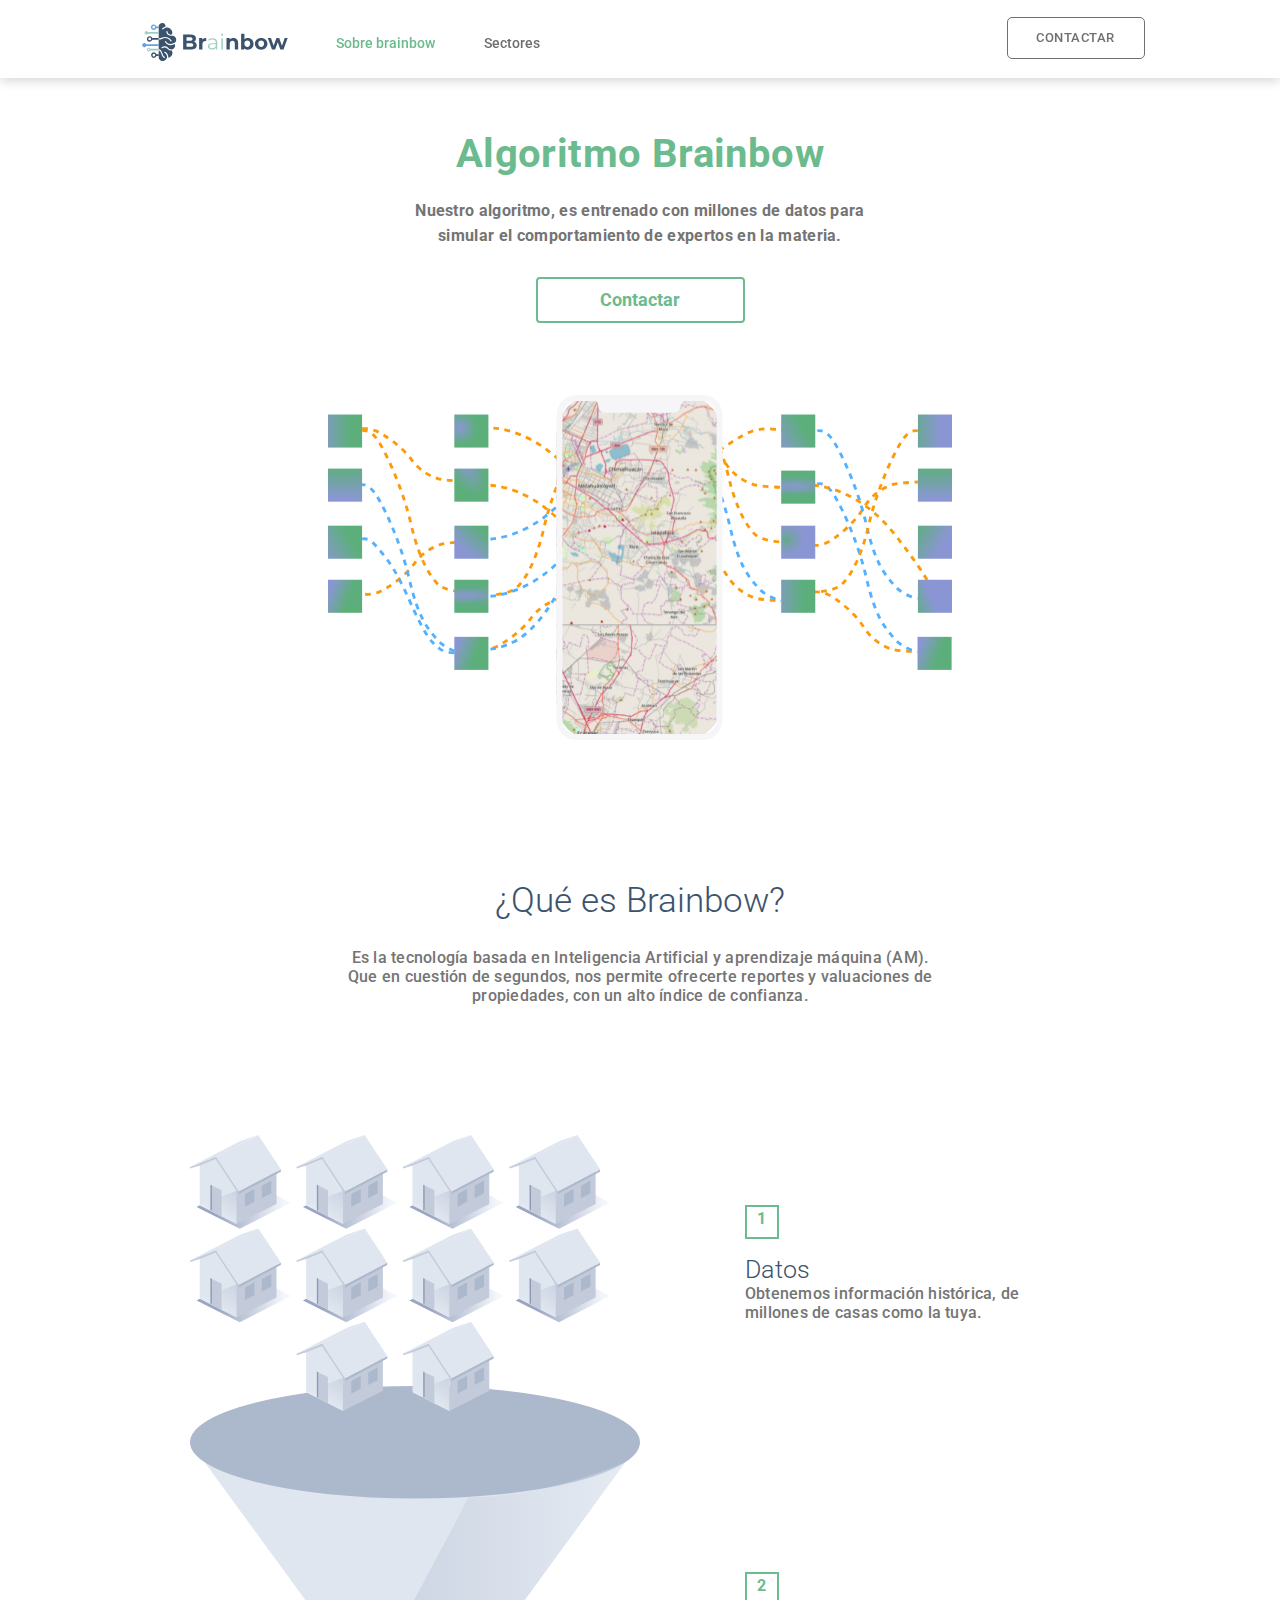
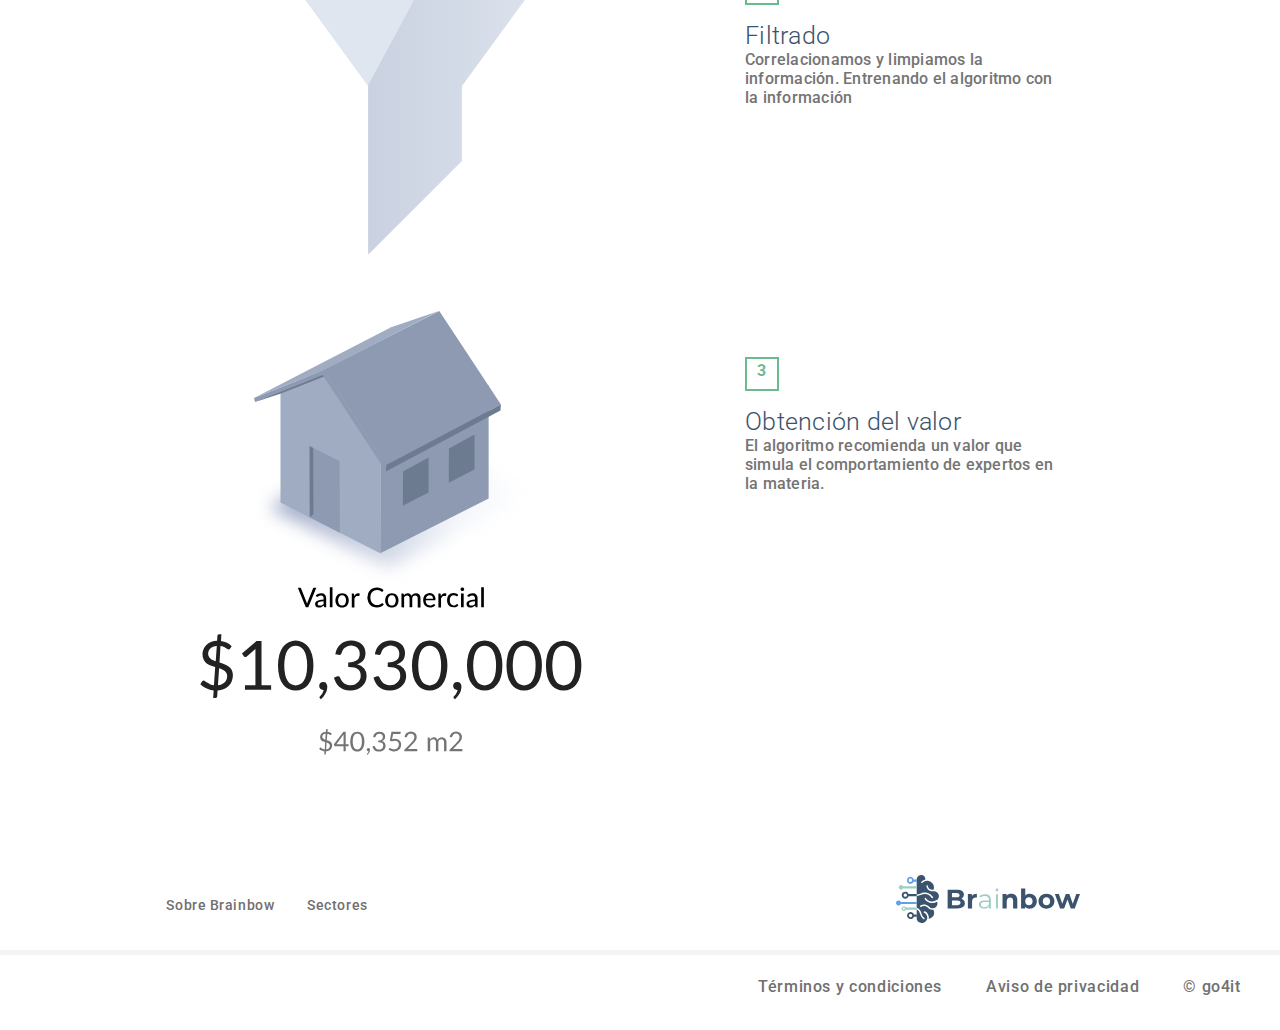
<file: about.html>
<!DOCTYPE html>
<html lang="en">
  <head>

    <title>Brainbow</title>

    <!-- Required meta tags -->
    <meta charset="utf-8">
    <meta name="viewport" content="width=device-width, initial-scale=1, shrink-to-fit=no">

    <!-- Bootstrap CSS -->
    <link rel="stylesheet" href="https://maxcdn.bootstrapcdn.com/bootstrap/4.0.0/css/bootstrap.min.css" integrity="sha384-Gn5384xqQ1aoWXA+058RXPxPg6fy4IWvTNh0E263XmFcJlSAwiGgFAW/dAiS6JXm" crossorigin="anonymous">
    <link rel="stylesheet" href="css/about.css">
    <link href="https://fonts.googleapis.com/css?family=Roboto:300,500,700&display=swap" rel="stylesheet">
    <link href="https://fonts.googleapis.com/icon?family=Material+Icons" rel="stylesheet">

    <!-- Optional JavaScript -->
    <!-- jQuery first, then Popper.js, then Bootstrap JS -->
    <script src="https://code.jquery.com/jquery-3.2.1.slim.min.js" integrity="sha384-KJ3o2DKtIkvYIK3UENzmM7KCkRr/rE9/Qpg6aAZGJwFDMVNA/GpGFF93hXpG5KkN" crossorigin="anonymous"></script>
    <script src="https://cdnjs.cloudflare.com/ajax/libs/popper.js/1.12.9/umd/popper.min.js" integrity="sha384-ApNbgh9B+Y1QKtv3Rn7W3mgPxhU9K/ScQsAP7hUibX39j7fakFPskvXusvfa0b4Q" crossorigin="anonymous"></script>
    <script src="https://maxcdn.bootstrapcdn.com/bootstrap/4.0.0/js/bootstrap.min.js" integrity="sha384-JZR6Spejh4U02d8jOt6vLEHfe/JQGiRRSQQxSfFWpi1MquVdAyjUar5+76PVCmYl" crossorigin="anonymous"></script>
    <script type="text/javascript" src="js/brainbow.js"></script>


  </head>
  <body>
    <nav class="navbar navbar-expand-lg tamaño-renglon-1">
        <a href="index.html"><img src="img/logo_brainbow.svg" class="img-responsive navbar-brand logo"></a>
        <button class="btn navbar-toggler boton-menu" type="button" data-toggle="collapse" data-target="#navbarCollapsible">
        <i class="material-icons"> menu </i>
        </button>
        <div class="collapse navbar-collapse" id="navbarCollapsible">
          <ul class="navbar-nav  menu">
            <li class="nav-item posicion-item">
              <a href="about.html" class="nav-link  texto-menu t1m text-nowrap" style="color:#6CBB8E;">Sobre <span class="tmbl">brainbow</span></a>
            </li>
            <li class="nav-item posicion-item">
              <a href="sectores.html" class="nav-link texto-menu text-nowrap">Sectores <span class="t2mi tmbl">empresariales</span></a>
            </li>
            <a href="contacto.html" class="contactar">Contactar</a>
            <img src="img/logo_brainbow_blanco.png" class="logo-blanco">
            <button class="btn boton2-menu" role="link" onclick="window.location='contacto.html'">CONTACTAR</button>
          </ul>
        </div>
    </nav>

    <div class="container contenedor">
      <div class="row text-center">
        <div class="col-xs-12 col-sm-12 col-md-12 col-lg-12 col-xl-12">
          <p class="texto1-about">Algoritmo Brainbow</p>
          <p class="texto2-about">Nuestro algoritmo, es entrenado con millones de datos para simular el comportamiento de expertos en la materia.</p>
          <button id="boton1-about" class="btn boton1-about" role="link" onclick="window.location='contacto.html'">Contactar</button>
        </div>
        <div class="col-xs-12 col-sm-12 col-md-12 col-lg-12 col-xl-12 pl-1 pr-1">
          <img src="img/algoritmo1.svg" class="img-responsive imagen1-about">
          <img src="img/algoritmo2.svg" class="img-responsive imagen1-2-about">
        </div>
        <div class="col-xs-12 col-sm-12 col-md-12 col-lg-12 col-xl-12">
          <p class="texto3-about">¿Qué es Brainbow?</p>
          <p class="texto4-about">Es la tecnología basada en Inteligencia Artificial y aprendizaje máquina (AM). Que en cuestión de segundos, nos permite ofrecerte reportes y valuaciones de propiedades, con un alto índice de confianza.</p>
        </div>
        <div class="row" style="width:100%; margin-top:114px;">
          <div class="col-lg-6 col-md-6 col-sm-12 columna1">
            <img src="img/Recurso29.svg" class="img-responsive imagen2-about">
            <img src="img/Recurso28.svg" class="img-responsive imagen2-2-about">
            <img src="img/Recurso30.svg" class="img-responsive imagen3-about">
            <img src="img/Recurso27.svg" class="img-responsive imagen3-2-about">
            <img src="img/Recurso26.svg" class="img-responsive imagen4-about">
          </div>
          <div class="col-lg-6 col-md-6 col-sm-12 columna2">
            <p class="num-about">1</p>
            <p class="textonum"><span class="titulonum">Datos<br></span>Obtenemos información histórica, de millones de casas como la tuya.</p>
            <p class="num-about">2</p>
            <p class="textonum txn3"><span class="titulonum">Filtrado<br></span>Correlacionamos y limpiamos la información. Entrenando el algoritmo con la información</p>
            <p class="num-about">3</p>
            <p class="textonum txn4" style="margin-bottom:0;"><span class="titulonum">Obtención del valor<br></span>El algoritmo recomienda un valor que simula el comportamiento de expertos en la materia.</p>
          </div>
        </div>
      </div>
    </div>

    <div class="seccion7">
      <a href="about.html" class="texto1-seccion7 links-footer">Sobre Brainbow</a>
      <a href="sectores.html" class="texto2-seccion7 links-footer">Sectores</a>
      <a href="index.html" class="logo-seccion7"><img src="img/logo_brainbow.svg"></a>
    </div>

    <footer class="footer-brainbow">
      <a href="#" class="texto1-footer links-footer">Términos y condiciones</a>
      <a href="#" class="texto2-footer links-footer">Aviso de privacidad</a>
      <a href="#" class="texto3-footer links-footer">© go4it</a>
    </footer>


  </body>
</html>
</file>
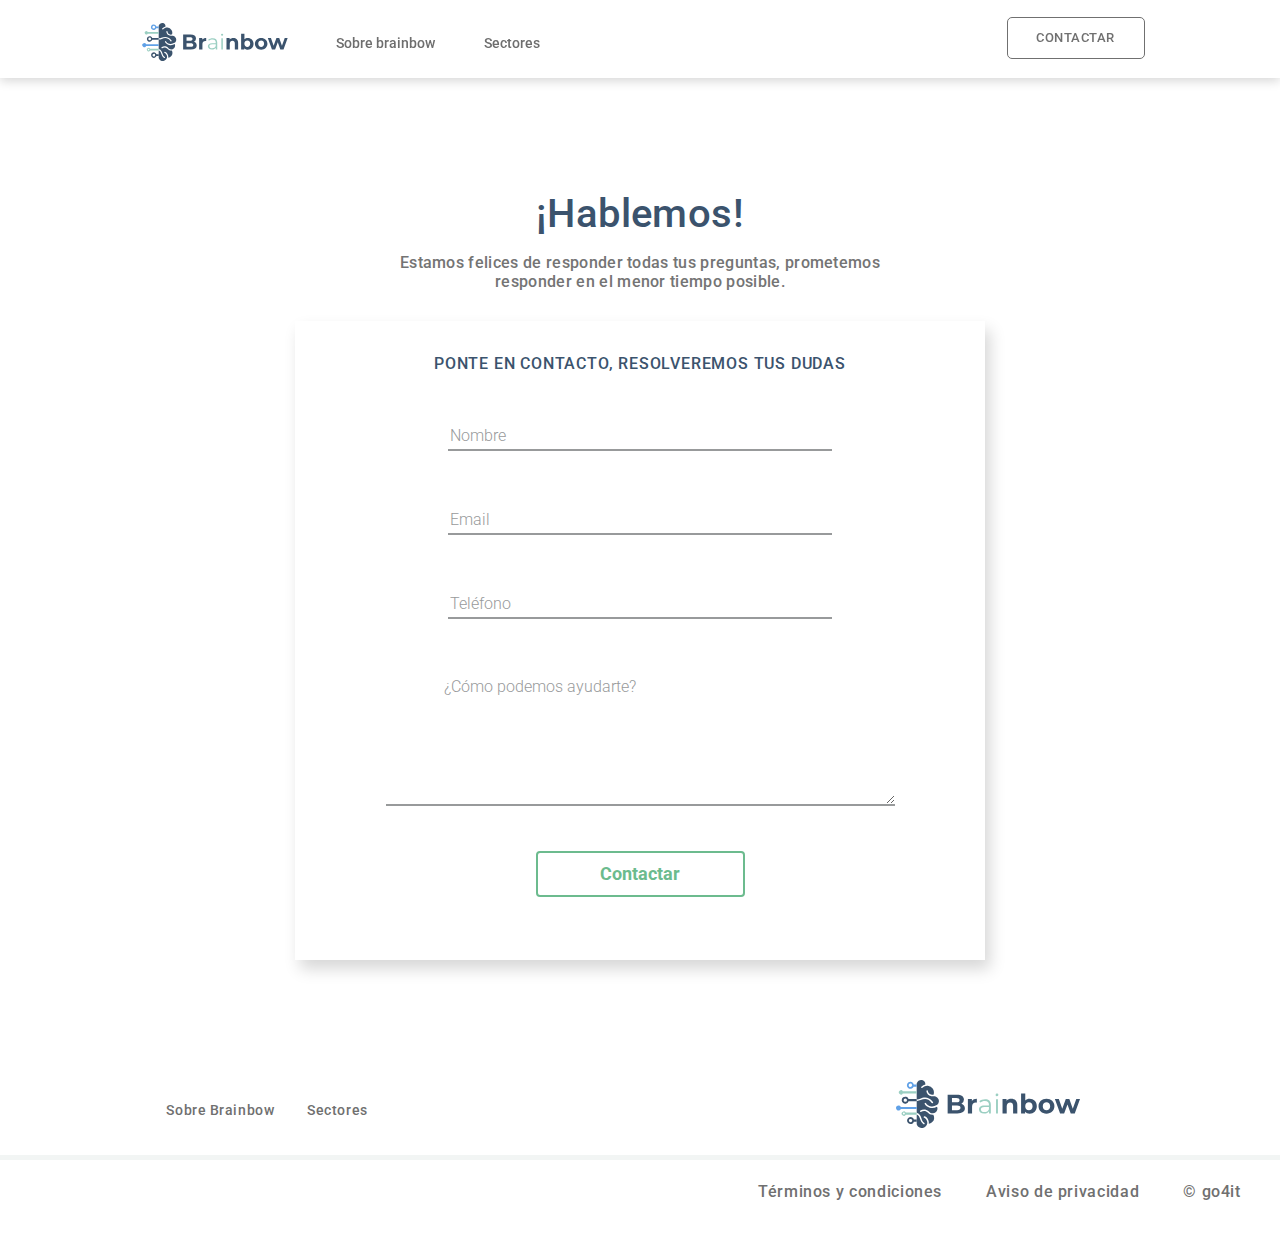
<file: contacto.html>
<!DOCTYPE html>
<html lang="en">
  <head>

    <title>Brainbow</title>

    <!-- Required meta tags -->
    <meta charset="utf-8">
    <meta name="viewport" content="width=device-width, initial-scale=1, shrink-to-fit=no">

    <!-- Bootstrap CSS -->
    <link rel="stylesheet" href="https://maxcdn.bootstrapcdn.com/bootstrap/4.0.0/css/bootstrap.min.css" integrity="sha384-Gn5384xqQ1aoWXA+058RXPxPg6fy4IWvTNh0E263XmFcJlSAwiGgFAW/dAiS6JXm" crossorigin="anonymous">
    <link rel="stylesheet" href="css/contacto.css">
    <link href="https://fonts.googleapis.com/css?family=Roboto:300,500,700&display=swap" rel="stylesheet">
    <link href="https://fonts.googleapis.com/icon?family=Material+Icons" rel="stylesheet">

    <!-- Optional JavaScript -->
    <!-- jQuery first, then Popper.js, then Bootstrap JS -->
    <script src="https://code.jquery.com/jquery-3.2.1.slim.min.js" integrity="sha384-KJ3o2DKtIkvYIK3UENzmM7KCkRr/rE9/Qpg6aAZGJwFDMVNA/GpGFF93hXpG5KkN" crossorigin="anonymous"></script>
    <script src="https://cdnjs.cloudflare.com/ajax/libs/popper.js/1.12.9/umd/popper.min.js" integrity="sha384-ApNbgh9B+Y1QKtv3Rn7W3mgPxhU9K/ScQsAP7hUibX39j7fakFPskvXusvfa0b4Q" crossorigin="anonymous"></script>
    <script src="https://maxcdn.bootstrapcdn.com/bootstrap/4.0.0/js/bootstrap.min.js" integrity="sha384-JZR6Spejh4U02d8jOt6vLEHfe/JQGiRRSQQxSfFWpi1MquVdAyjUar5+76PVCmYl" crossorigin="anonymous"></script>
    <script type="text/javascript" src="js/brainbow.js"></script>


  </head>
  <body onload="validar()">
    <nav class="navbar navbar-expand-lg tamaño-renglon-1">
        <a href="index.html"><img src="img/logo_brainbow.svg" class="img-responsive navbar-brand logo"></a>
        <button class="btn navbar-toggler boton-menu" type="button" data-toggle="collapse" data-target="#navbarCollapsible">
        <i class="material-icons"> menu </i>
        </button>
        <div class="collapse navbar-collapse" id="navbarCollapsible">
          <ul class="navbar-nav  menu">
            <li class="nav-item posicion-item">
              <a href="about.html" class="nav-link  texto-menu t1m text-nowrap">Sobre <span class="tmbl">brainbow</span></a>
            </li>
            <li class="nav-item posicion-item">
              <a href="sectores.html" class="nav-link texto-menu text-nowrap">Sectores <span class="t2mi tmbl">empresariales</span></a>
            </li>
            <a href="contacto.html" class="contactar">Contactar</a>
            <img src="img/logo_brainbow_blanco.png" class="logo-blanco">
            <button class="btn boton2-menu" role="link" onclick="window.location='contacto.html'">CONTACTAR</button>
          </ul>
        </div>
    </nav>

    <div class="container contenedor1 text-center">
      <p class="txt1-contacto">¡Hablemos!</p>
      <p class="txt2-contacto">Estamos felices de responder todas tus preguntas, prometemos responder en el menor tiempo posible.</p>
        <div class="cont-form" id="cont-form">
          <p class="txt3-contacto">PONTE EN CONTACTO, RESOLVEREMOS TUS DUDAS</p>
          <form class="formulario-contacto" action="#" method="post" id="formulario-contacto">
              <input type="text" class="inputs" name="nombre" id="nombre-contacto" placeholder="Nombre" size="50" required pattern="^[a-zA-Z]+(([',. -][a-zA-Z ])?[a-zA-Z]*)*$"><br/>
              <label id="etiqueta-nombre"></label><br/>
              <input type="email" class="inputs" name="email" id="email" placeholder="Email" size="50" required pattern="^[a-zA-Z0-9.!#$%&'*+/=?^_`{|}~-]+@[a-zA-Z0-9](?:[a-zA-Z0-9-]{0,61}[a-zA-Z0-9])?(?:\.[a-zA-Z0-9](?:[a-zA-Z0-9-]{0,61}[a-zA-Z0-9])?)*$"><br/>
              <label id="etiqueta-email"></label><br/>
              <input type="tel" name="telefono" id="telefono" placeholder="Teléfono" maxlength="10" required pattern="^\d+$" class="telefono"><br/>
              <label id="etiqueta-tel"></label><br/>
              <label for="dudas" class="etiqueta-contacto">¿Cómo podemos ayudarte?</label><br/>
              <textarea name="dudas" class="dudas" id="dudas" rows="4" cols="54"></textarea><br/>
              <input type="submit" name="enviar" id="enviar" class="enviar-cont btn" value="Contactar"></code>
          </form>
        </div>
    </div>

    <div class="seccion7">
      <a href="about.html" class="texto1-seccion7 links-footer">Sobre Brainbow</a>
      <a href="sectores.html" class="texto2-seccion7 links-footer">Sectores</a>
      <a href="index.html" class="logo-seccion7"><img src="img/logo_brainbow.svg"></a>
    </div>

    <footer class="footer-brainbow">
      <a href="#" class="texto1-footer links-footer">Términos y condiciones</a>
      <a href="#" class="texto2-footer links-footer">Aviso de privacidad</a>
      <a href="#" class="texto3-footer links-footer">© go4it</a>
    </footer>

  </body>


</html>
</file>
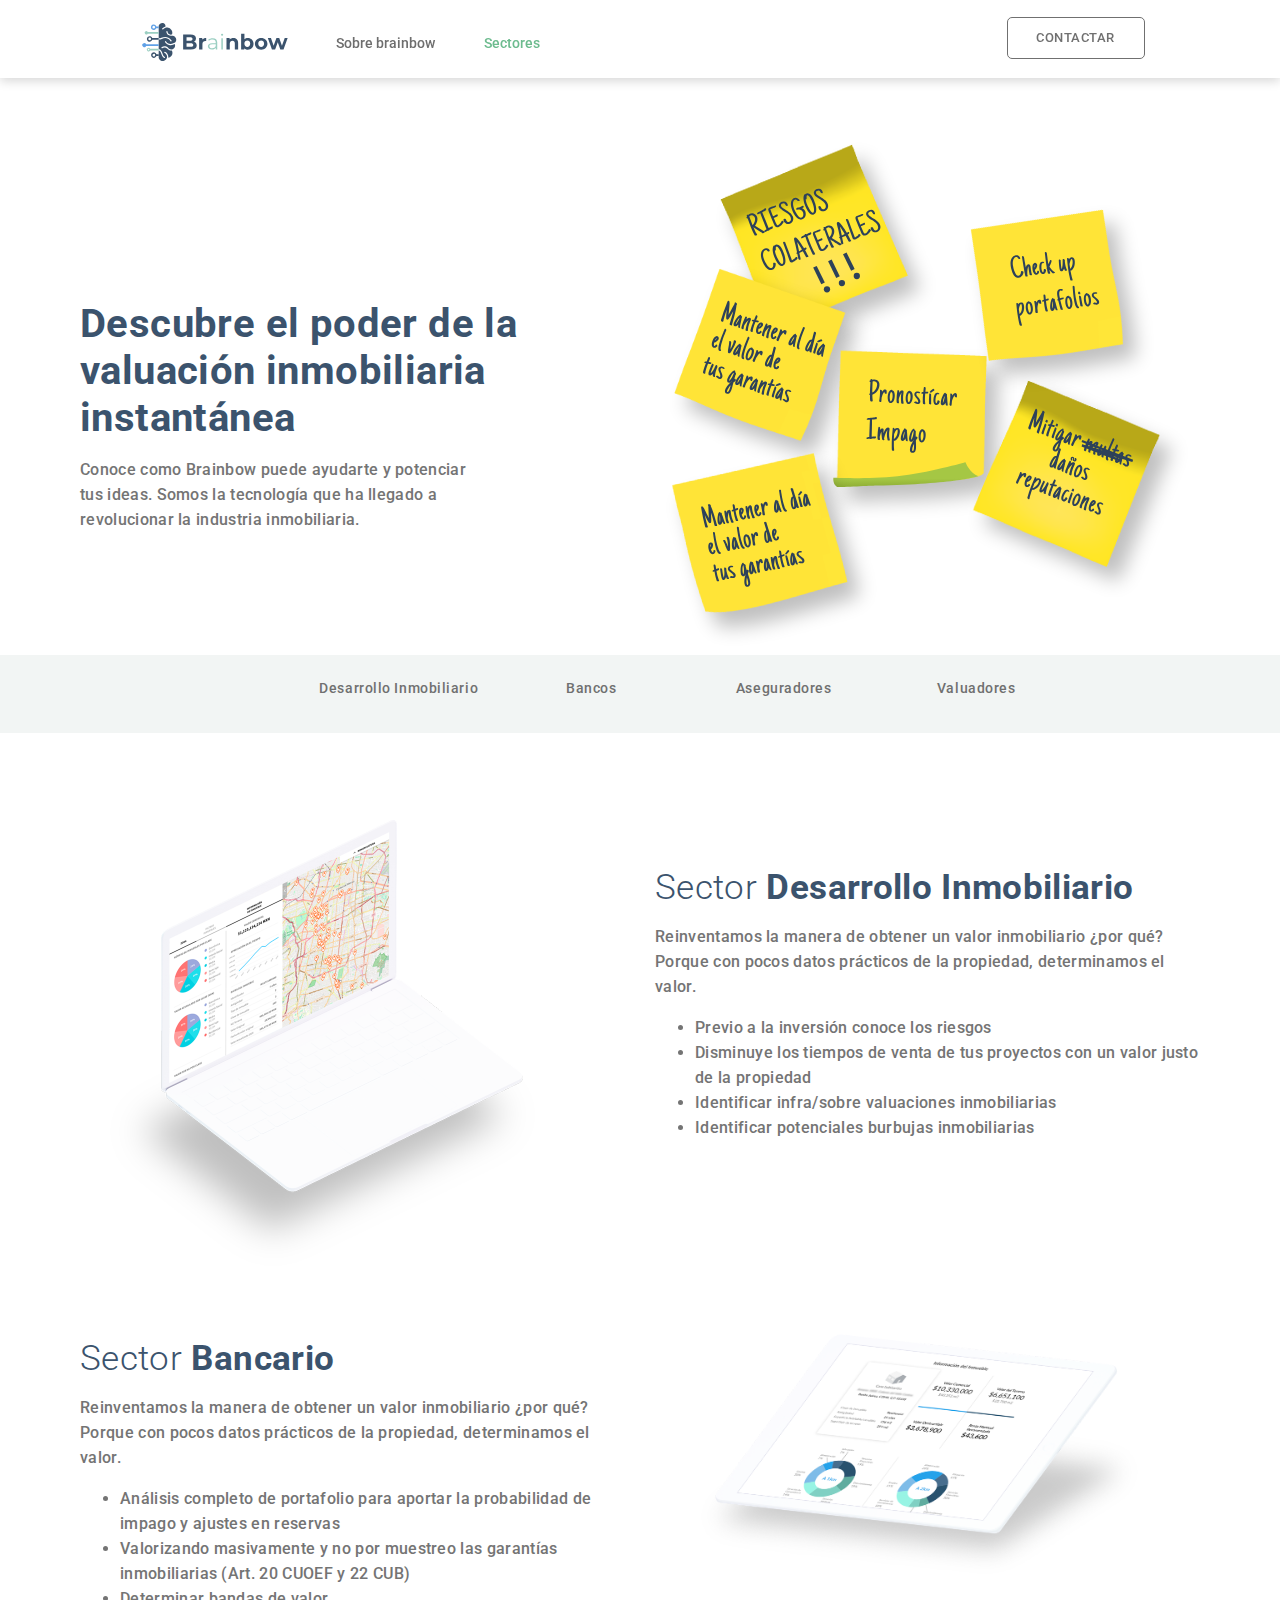
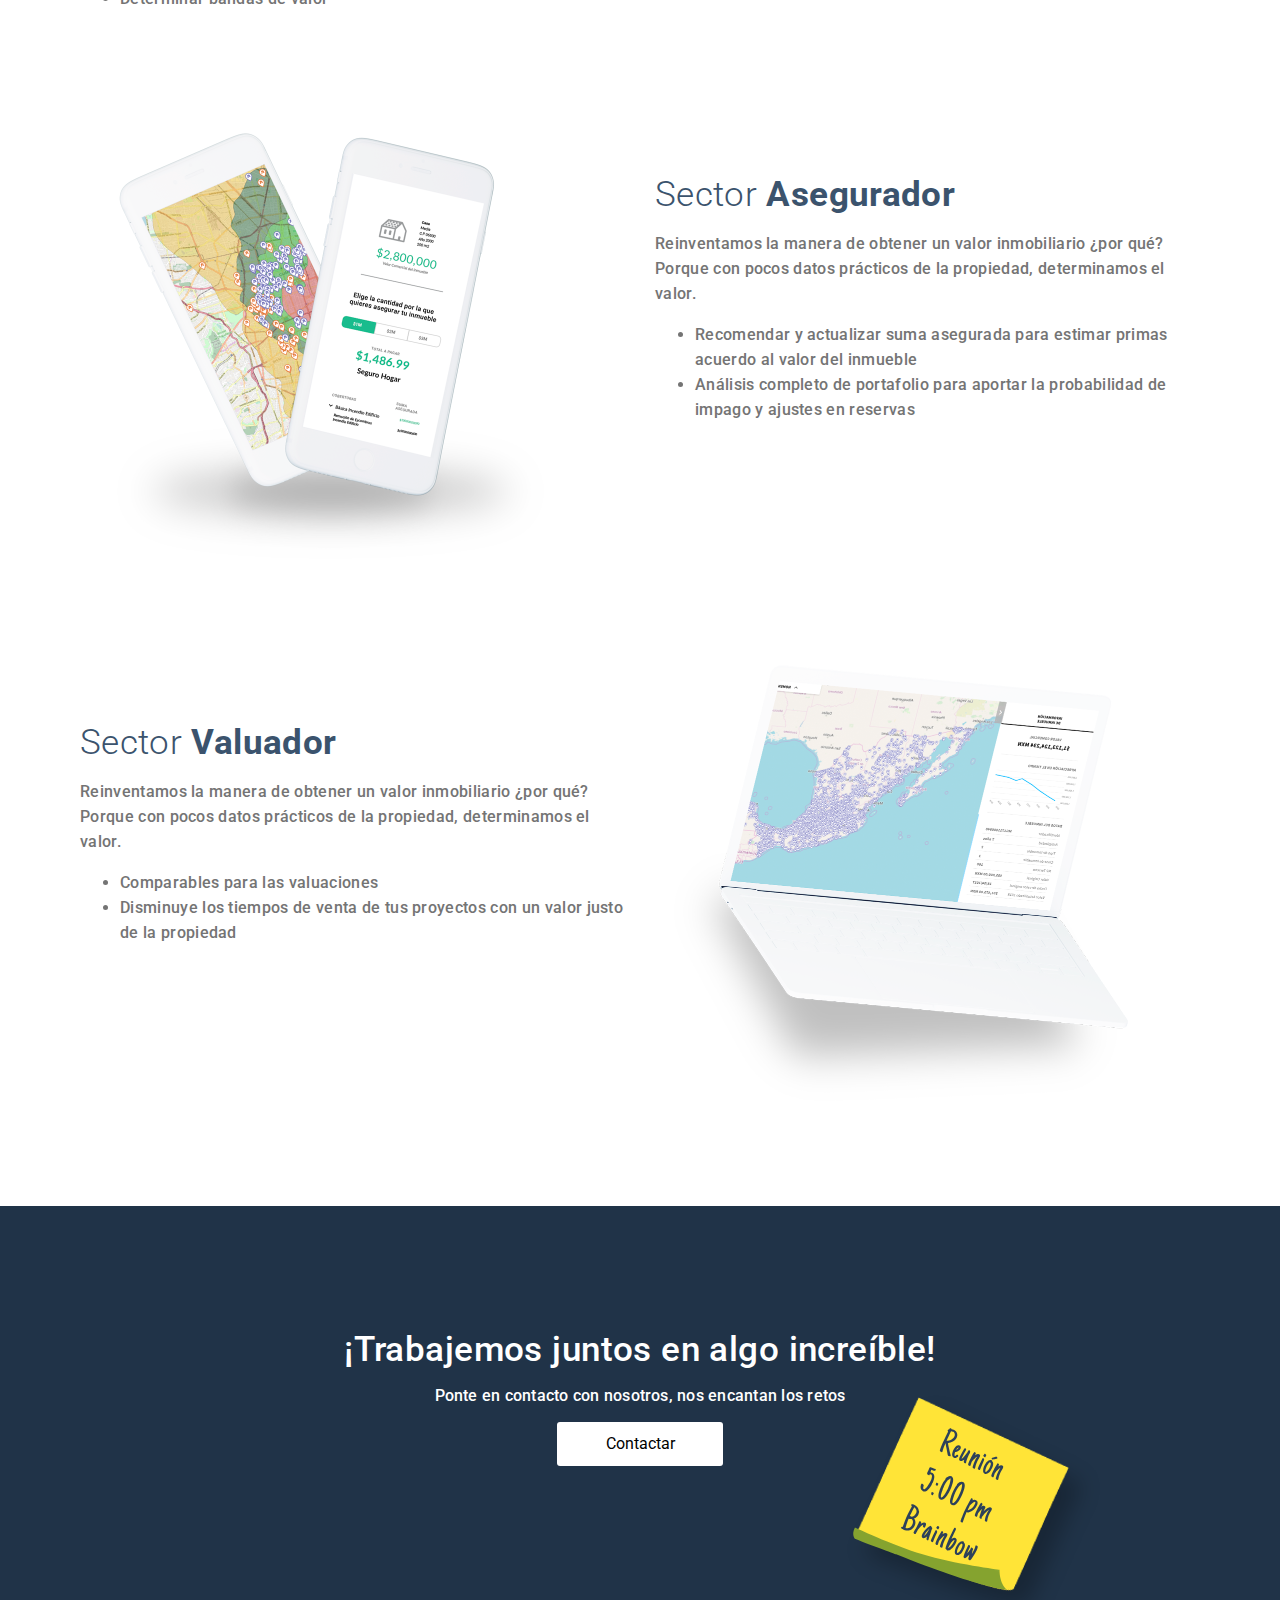
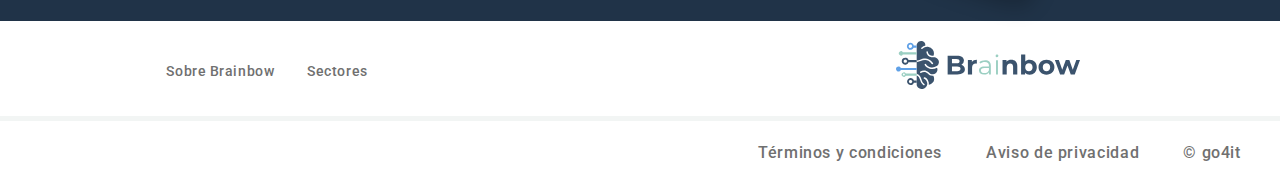
<file: sectores.html>
<!DOCTYPE html>
<html lang="en">
  <head>

    <title>Brainbow</title>

    <!-- Required meta tags -->
    <meta charset="utf-8">
    <meta name="viewport" content="width=device-width, initial-scale=1, shrink-to-fit=no">

    <!-- Bootstrap CSS -->
    <link rel="stylesheet" href="https://maxcdn.bootstrapcdn.com/bootstrap/4.0.0/css/bootstrap.min.css" integrity="sha384-Gn5384xqQ1aoWXA+058RXPxPg6fy4IWvTNh0E263XmFcJlSAwiGgFAW/dAiS6JXm" crossorigin="anonymous">
    <link rel="stylesheet" href="css/sectores.css">
    <link href="https://fonts.googleapis.com/css?family=Roboto:300,500,700&display=swap" rel="stylesheet">
    <link href="https://fonts.googleapis.com/icon?family=Material+Icons" rel="stylesheet">

    <!-- Optional JavaScript -->
    <!-- jQuery first, then Popper.js, then Bootstrap JS -->
    <script src="https://code.jquery.com/jquery-3.2.1.slim.min.js" integrity="sha384-KJ3o2DKtIkvYIK3UENzmM7KCkRr/rE9/Qpg6aAZGJwFDMVNA/GpGFF93hXpG5KkN" crossorigin="anonymous"></script>
    <script src="https://cdnjs.cloudflare.com/ajax/libs/popper.js/1.12.9/umd/popper.min.js" integrity="sha384-ApNbgh9B+Y1QKtv3Rn7W3mgPxhU9K/ScQsAP7hUibX39j7fakFPskvXusvfa0b4Q" crossorigin="anonymous"></script>
    <script src="https://maxcdn.bootstrapcdn.com/bootstrap/4.0.0/js/bootstrap.min.js" integrity="sha384-JZR6Spejh4U02d8jOt6vLEHfe/JQGiRRSQQxSfFWpi1MquVdAyjUar5+76PVCmYl" crossorigin="anonymous"></script>
    <script type="text/javascript" src="js/brainbow.js"></script>


  </head>
  <body>
    <nav class="navbar navbar-expand-lg tamaño-renglon-1">
        <a href="index.html"><img src="img/logo_brainbow.svg" class="img-responsive navbar-brand logo"></a>
        <button class="btn navbar-toggler boton-menu" type="button" data-toggle="collapse" data-target="#navbarCollapsible">
        <i class="material-icons"> menu </i>
        </button>
        <div class="collapse navbar-collapse" id="navbarCollapsible">
          <ul class="navbar-nav  menu">
            <li class="nav-item posicion-item">
              <a href="about.html" class="nav-link  texto-menu t1m text-nowrap">Sobre <span class="tmbl">brainbow</span></a>
            </li>
            <li class="nav-item posicion-item">
              <a href="sectores.html" class="nav-link texto-menu text-nowrap" style="color:#6CBB8E;">Sectores <span class="t2mi tmbl">empresariales</span></a>
            </li>
            <a href="contacto.html" class="contactar">Contactar</a>
            <img src="img/logo_brainbow_blanco.png" class="logo-blanco">
            <button class="btn boton2-menu" role="link" onclick="window.location='contacto.html'">CONTACTAR</button>
          </ul>
        </div>
    </nav>

    <div class="container contenedor1">
      <div class="row">
        <div class="col-lg-6">
          <p class="texto1-sectores">Descubre el poder de la valuación inmobiliaria instantánea</p>
          <p class="texto2-sectores">Conoce como Brainbow puede ayudarte y potenciar tus ideas. Somos la tecnología que ha llegado a revolucionar la industria inmobiliaria.</p>
        </div>
        <div class="col-lg-6">
          <img src="img/postit1.svg" class="img-responsive imagen1-sectores">
        </div>
      </div>
    </div>


    <div class="container-fluid franja-sectores">
      <div class="row renglon1-sectores">
        <div class="col-6 col-sm-6 col-md-3">
          <p class="fuente-franja">Desarrollo Inmobiliario</p>
        </div>
        <div class="col-6 col-sm-6 col-md-3">
          <p class="fuente-franja">Bancos</p>
        </div>
        <div class="col-6 col-sm-6 col-md-3">
          <p class="fuente-franja">Aseguradores</p>
        </div>
        <div class="col-6 col-sm-6 col-md-3">
          <p class="fuente-franja">Valuadores</p>
        </div>
      </div>
    </div>

    <div class="container contenedor2">
      <div class="row">
        <div class="col-sm-12 col-md-6 columna1-c2">
          <img src="img/Macbook2.png" class="imagen1-c2">
        </div>
        <div class="col-sm-12 col-md-6 columna2-c2">
          <p class="titulo1-c2">Sector <span class="titulo1-c2-n">Desarrollo Inmobiliario</span></p>
          <p class="txt1-c2">Reinventamos la manera de obtener un valor inmobiliario ¿por qué? Porque con pocos datos prácticos de la propiedad, determinamos el valor.</p>
          <ul>
            <li class="items-c2">Previo a la inversión conoce los riesgos</li>
            <li class="items-c2">Disminuye los tiempos de venta de tus proyectos con un valor justo de la propiedad</li>
            <li class="items-c2">Identificar infra/sobre valuaciones inmobiliarias</li>
            <li class="items-c2">Identificar potenciales burbujas inmobiliarias</li>
          </ul>
        </div>
      </div>

      <div class="row">
        <div class="col-sm-12 col-md-6 columna2-c2">
          <p class="titulo1-c2">Sector <span class="titulo1-c2-n">Bancario</span></p>
          <p class="txt1-c2">Reinventamos la manera de obtener un valor inmobiliario ¿por qué? Porque con pocos datos prácticos de la propiedad, determinamos el valor.</p>
          <ul>
            <li class="items-c2">Análisis completo de portafolio para aportar la probabilidad de impago y ajustes en reservas</li>
            <li class="items-c2">Valorizando masivamente y no por muestreo las garantías inmobiliarias (Art. 20 CUOEF y 22 CUB)</li>
            <li class="items-c2">Determinar bandas de valor</li>
          </ul>
        </div>
        <div class="col-sm-12 col-md-6 columna1-c2">
          <img src="img/ipad.png" class="imagen1-c2" style="margin-top:20px;">
        </div>
      </div>

      <div class="row" style="margin-top: 80px;">
        <div class="col-sm-12 col-md-6 columna1-c2">
          <img src="img/2iPhones.png" class="imagen1-c2">
        </div>
        <div class="col-sm-12 col-md-6 columna2-c2">
          <p class="titulo1-c2">Sector <span class="titulo1-c2-n">Asegurador</span></p>
          <p class="txt1-c2">Reinventamos la manera de obtener un valor inmobiliario ¿por qué? Porque con pocos datos prácticos de la propiedad, determinamos el valor.</p>
          <ul>
            <li class="items-c2">Recomendar y actualizar suma asegurada para estimar primas acuerdo al valor del inmueble</li>
            <li class="items-c2">Análisis completo de portafolio para aportar la probabilidad de impago y ajustes en reservas</li>
          </ul>
        </div>
      </div>

      <div class="row" style="margin-top: 80px;">
        <div class="col-sm-12 col-md-6 columna2-c2">
          <p class="titulo1-c2">Sector <span class="titulo1-c2-n">Valuador</span></p>
          <p class="txt1-c2">Reinventamos la manera de obtener un valor inmobiliario ¿por qué? Porque con pocos datos prácticos de la propiedad, determinamos el valor.</p>
          <ul>
            <li class="items-c2">Comparables para las valuaciones</li>
            <li class="items-c2">Disminuye los tiempos de venta de tus proyectos con un valor justo de la propiedad</li>
          </ul>
        </div>
        <div class="col-sm-12 col-md-6 columna1-c2">
          <img src="img/Macbook1.png" class="imagen1-c2" style="margin-bottom:80px;">
        </div>
      </div>
    </div>

    <div class="container-fluid contenedor3">
      <p class="txt1-c3">¡Trabajemos juntos en algo increíble!</p>
      <p class="txt2-c3">Ponte en contacto con nosotros, nos encantan los retos</p>
      <button id="boton-c3" class="btn boton-c3" role="link" onclick="window.location='contacto.html'">Contactar</button>
      <img src="img/postit3.svg" class="postit3">
    </div>

    <div class="seccion7">
      <a href="about.html" class="texto1-seccion7 links-footer">Sobre Brainbow</a>
      <a href="sectores.html" class="texto2-seccion7 links-footer">Sectores</a>
      <a href="index.html" class="logo-seccion7"><img src="img/logo_brainbow.svg"></a>
    </div>

    <footer class="footer-brainbow">
      <a href="#" class="texto1-footer links-footer">Términos y condiciones</a>
      <a href="#" class="texto2-footer links-footer">Aviso de privacidad</a>
      <a href="#" class="texto3-footer links-footer">© go4it</a>
    </footer>


  </body>
</html>
</file>
<file: css/about.css>
/*navegación*/

.tamaño-renglon-1{
  position: fixed;
  height: 78px;
  padding-top: 13px;
  width: 100%;
  z-index: 2010;
  background: #FFFFFF 0% 0% no-repeat padding-box;
  box-shadow: 0px 3px 10px #00000029;
  opacity: 1;
  padding-left: 19%;
}

.logo{
  margin-left: 19%;
  height: 48px;
  width: 158px;
  display: flex;
}


.menu{
  font-size: 14px;
  margin-left: 4%;
  padding-bottom: 4px;
}

.texto-menu{
  color:#6E6E6E;
  margin-top: 3px;
  padding-right: 33px;
  font-family: 'Roboto', sans-serif;
  font-weight: 500;
}

.texto-menu:hover{
  color: #6CBB8E;
}

.texto-menu:active{
  color: #707070;
}

.texto-menu:focus{
  text-decoration: underline;
  color: #6CBB8E;
}

.nav-seleccion{
  color: #C7624A;
}

.nav-seleccion:hover{
  color: #C7624A;
}

.posicion-item{
  margin-top: 5px;
  padding-right: 33px;
}

.boton-menu{
  position: absolute;
  left: 10%;
}

.boton2-menu{
  position: absolute;
  margin-left: 39%;
  border: 1px solid #707070;
  border-radius: 5px;
  width: 138px;
  height: 42px;
  text-align: center;
  letter-spacing: 0.52px;
  color: #707070;
  text-transform: uppercase;
  opacity: 1;
  background: #FFFFFF 0% 0% no-repeat padding-box;
  font-size: 13px;
  font-family: 'Roboto', sans-serif;
  font-weight: 500;
}

.boton2-menu:hover{
  background: #DEDEDE 0% 0% no-repeat padding-box;
  color: #707070;
}

.boton2-menu:active{
  background: #FFFFFF 0% 0% no-repeat padding-box;
  border: 1px solid #707070;
}

.boton2-menu:focus{
  background: #FFFFFF 0% 0% no-repeat padding-box;
  border: 2px solid #6CBB8E;
}

.contactar{
  display: none;
}

.logo-blanco{
  display: none;
}

/*contenedor*/

.contenedor{
  max-width: 900px;
  padding-top: 130px;
}

.texto1-about{
  font-size: 40px;
  font-family: 'Roboto', sans-serif;
  font-weight: 700;
  letter-spacing: 0.4px;
  line-height: 47px;
  color: #6CBB8E;
  opacity: 1;
}

.texto2-about{
  font-size: 16px;
  font-family: 'Roboto', sans-serif;
  font-weight: 700;
  letter-spacing: 0.32px;
  line-height: 25px;
  color: #747474;
  opacity: 1;
  padding-left: 200px;
  padding-right: 200px;
  margin-top: 21px;
}

.boton1-about{
  width: 209px;
  height: 46px;
  border: 2px solid #6CBB8E;
  border-radius: 4px;
  background-color: white;
  font-size: 18px;
  font-weight: 700;
  font-family: 'Roboto', sans-serif;
  line-height: 10px;
  letter-spacing: 0;
  color: #6CBB8E;
  margin-top: 13px;
  opacity: 1;
}

.boton1-about:hover{
  background: #6CBB8E 0% 0% no-repeat padding-box;
  color: #FFFFFF;
}

.boton1-about:active{
  background: #FFFFFF 0% 0% no-repeat padding-box;
  border: 2px solid #6CBB8E;
  color: #6CBB8E;
}

.boton1-about:focus{
  border: 2px solid #6CBB8E;
  background: #FFFFFF 0% 0% no-repeat padding-box;
  color: #6CBB8E;
}

.imagen1-about{
  height: 345px;
  margin-top: 72px;
}


.texto3-about{
  font-size: 35px;
  font-family: 'Roboto', sans-serif;
  font-weight: 300;
  line-height: 50px;
  letter-spacing: 0;
  color: #3B536D;
  margin-top: 136px;
  opacity: 1;
}

.texto4-about{
  font-size: 16px;
  font-family: 'Roboto', sans-serif;
  font-weight: 500;
  line-height: 19px;
  letter-spacing: 0.24px;
  color: #747474;
  padding-left: 130px;
  padding-right: 130px;
  margin-top: 22px;
  opacity: 1;
}

.imagen2-about{
  position: static;
  width: 100%;
  z-index: 2001;
}

.imagen3-about{
  position: absolute;
  width: 100%;
  margin-top: -25px;
  z-index: -1;
}

.imagen4-about{
  width: 100%;
  margin-top: 500px;
  margin-bottom: 100px;
}

.num-about{
  border: 2px solid #6CBB8E;
  text-align: center;
  font-size: 16px;
  font-weight: 700;
  font-family: 'Roboto', sans-serif;
  line-height: 23px;
  letter-spacing: 0;
  color: #6CBB8E;
  width: 33.5px;
  height: 33.5px;
  opacity: 1;
}

.titulonum{
  text-align: left;
  font-size: 25px;
  font-weight: 300;
  font-family: 'Roboto', sans-serif;
  line-height: 29px;
  letter-spacing: 0.25px;
  color: #3B536D;
  opacity: 1;
}

.textonum{
  text-align: left;
  font-size: 16px;
  font-weight: 500;
  font-family: 'Roboto', sans-serif;
  line-height: 19px;
  letter-spacing: 0.24px;
  color: #747474;
  opacity: 1;
  margin-bottom: 250px;
}

.columna2{
  padding-left: 120px;
  margin-top:70px;
  padding-right: 10px;
}

.imagen1-2-about{
  display: none;
}

.imagen2-2-about{
  display: none;
}

.imagen3-2-about{
  display: none;
}

/*seccion7*/

.seccion7{
  position: static;
  height: 80px;
  border-bottom: solid 5px;
  border-color: #F2F5F4;
}

.texto1-seccion7{
  position: absolute;
  margin-left: 21%;
  margin-top: 20px;
  font-size:14px;
  font-weight: 500;
  font-family: 'Roboto', sans-serif;
  letter-spacing: 0.56px;
  color: #707070;
  opacity: 1;
  z-index: 2001;
}

.texto2-seccion7{
  position: absolute;
  margin-left: 30%;
  margin-top: 20px;
  font-size:14px;
  font-weight: 500;
  font-family: 'Roboto', sans-serif;
  letter-spacing: 0.56px;
  color: #707070;
  opacity: 1;
  z-index: 2002;
}

.logo-seccion7{
  margin-left: 66%;
  margin-top: 20px;
  height: 48px;
  width: 158px;
  display: flex;

}

/*footer*/

.footer-brainbow{
  position: static;
  height: 75px;
  padding-top: 20px;
  padding-left: 1020px;
}

.texto1-footer{
  font-size: 16px;
  font-family: 'Roboto', sans-serif;
  font-weight: 500;
  letter-spacing: 0.64px;
  color: #707070;
  opacity: 1;
  margin-right: 40px;
}

.texto2-footer{
  font-size: 16px;
  font-family: 'Roboto', sans-serif;
  font-weight: 500;
  letter-spacing: 0.64px;
  color: #707070;
  opacity: 1;
  margin-right: 40px;
  text-decoration: none;
}

.texto3-footer{
  font-size: 16px;
  font-family: 'Roboto', sans-serif;
  font-weight: 500;
  letter-spacing: 0.64px;
  color: #707070;
  opacity: 1;
}

.links-footer:hover{
  color: #6CBB8E;
}

.links-footer:active{
  color: #707070;
  text-decoration: none;
}

.links-footer:focus{
  text-decoration: underline;
  color: #6CBB8E;
}


@media only screen and (max-width:1919px) and (min-width:992px){

  /*navegación*/

  .tamaño-renglon-1{
    padding-left: 9%;
  }

  .logo{
    margin-left: 12%;
  }

  .boton-menu{
    position: absolute;
    left: 50%;
  }

  .t2mi{
    display: none;
  }

  .boton2-menu{
    margin-left: 53%;
    border: 1px solid #707070;
    border-radius: 5px;
    width: 138px;
    height: 42px;
  }

  .contactar{
    display: none;
  }

  .logo-blanco{
    display: none;
  }

  /*contenedor*/

  .imagen1-2-about{
    display: none;
  }

  .imagen2-2-about{
    display: none;
  }

  .imagen3-2-about{
    display: none;
  }

  /*seccion7*/

  .seccion7{
    position: static;
    height: 80px;
    border-bottom: solid 5px;
    border-color: #F2F5F4;
  }

  .texto1-seccion7{
    position: absolute;
    margin-left: 13%;
    margin-top: 20px;
    font-size:14px;
    font-weight: 500;
    font-family: 'Roboto', sans-serif;
    letter-spacing: 0.56px;
    color: #707070;
    opacity: 1;
    z-index: 2001;
  }

  .texto2-seccion7{
    position: absolute;
    margin-left: 24%;
    margin-top: 20px;
    font-size:14px;
    font-weight: 500;
    font-family: 'Roboto', sans-serif;
    letter-spacing: 0.56px;
    color: #707070;
    opacity: 1;
    z-index: 2002;
  }

  .logo-seccion7{
    margin-left: 70%;
    margin-top: 20px;
    height: 48px;
    width: 158px;
    display: flex;

  }

  /*footer*/

  .footer-brainbow{
    padding-left: 758px;
  }

}


@media only screen and (max-width:991px) and (min-width:576px){

  /*navegación*/

  .tamaño-renglon-1{
    padding-left: 10%;
  }

  .logo{
    margin-left: 0%;
  }

  .menu{
    position: absolute;
    margin-left: -80px;
    margin-right: 30px;
    margin-top: 11px;
    background-color: #203348;
    width: 100vh;
    min-height: 100vh;
  }

  .texto-menu{
    padding-right: 0;
    font-family: 'Rubik', sans-serif;
    font-weight: 300;
    font-size: 33px;
    margin-left: 175px;
    margin-top: 30px;
    letter-spacing: 0.35px;
    color: #FFFFFF;
  }

  .t1m{
    margin-top: 200px;
  }

  .tmbl{
    font-weight: 700;
  }



  .boton-menu{
    left: 80%;
  }


  .icono-bm{
    color: #747474;
    width: 20px;
    height: 20px;
  }

  .icono-bc{
    color: #747474;
    width: 20px;
    height: 20px;
  }

  .boton2-menu{
    display: none;
  }

  .contactar{
    display: block;
    text-align: left;
    text-decoration: underline;
    font-size: 35px;
    font-family: 'Roboto', sans-serif;
    font-weight: 300;
    letter-spacing: 0.35px;
    color: #FFFFFF;
    margin-left: 175px;
    margin-top: 32px;
    opacity: 1;
  }

  .logo-blanco{
    display: block;
    width: 142px;
    height: 70px;
    margin-left: 320px;
    margin-top: 300px;
  }

  /*contenedor*/

  .columna1{
    padding-left: 100px;
  }

  .columna2{
    padding-left: 140px;
    margin-top:0px;
    padding-right: 25px;
  }

  .imagen3-about{
    position: absolute;
    width: 80%;
    margin-top: -25px;
    z-index: -1;
    margin-left: -70px;
  }

  .imagen4-about{
    width: 70%;
    margin-top: 420px;
    margin-bottom: 100px;
  }

  .textonum{
    margin-bottom: 120px;
  }

  .imagen2-2-about{
    display: none;
  }

  .imagen3-2-about{
    display: none;
  }

  .imagen1-2-about{
    display: none;
  }

  /*seccion7*/

  .seccion7{
    position: static;
    height: 80px;
    border-bottom: solid 5px;
    border-color: #F2F5F4;
  }

  .texto1-seccion7{
    position: absolute;
    margin-left: 12%;
    margin-top: 28px;
    font-size:14px;
    font-weight: 500;
    font-family: 'Roboto', sans-serif;
    letter-spacing: 0.56px;
    color: #707070;
    opacity: 1;
    z-index: 2001;
  }

  .texto2-seccion7{
    position: absolute;
    margin-left: 30%;
    margin-top: 28px;
    font-size:14px;
    font-weight: 500;
    font-family: 'Roboto', sans-serif;
    letter-spacing: 0.56px;
    color: #707070;
    opacity: 1;
    z-index: 2002;
  }

  .logo-seccion7{
    margin-left: 60%;
    margin-top: 21px;
    height: 38px;
    width: 141px;
    position: absolute;
  }


  /*footer*/

  .footer-brainbow{
    padding-left: 90px;
  }

}

@media only screen and (max-width:575px){

  .tamaño-renglon-1{
    height: 46px;
    padding-top: 4px;
    width: 100%;
    padding-left: 0;
  }

  .logo{
    margin-left: 12%;
    height: 43px;
    width: 100px;
  }

  .menu{
    margin-left: -5;
    margin-right: 30px;
    background-color: #203348;
    width: 100vh;
    min-height: 100vh;
  }

  .texto-menu{
    font-weight: 300;
    font-size: 20px;
    margin-left: 4%;
    margin-top: 10px;
    color: #FFFFFF;
  }

  .t1m{
    margin-top: 100px;
  }

  .t1mi{
    display: block;
  }

  .tmbl{
    font-weight: 700;
  }

  .boton-menu{
    position: absolute;
    left: 81%;
    margin-top: 4px;
    color: #747474;
  }


  .boton2-menu{
    display: none;
  }

  .contactar{
    display: block;
    text-align: left;
    text-decoration: underline;
    font-size: 20px;
    font-family: 'Roboto', sans-serif;
    font-weight: 300;
    letter-spacing: 0.35px;
    color: #FFFFFF;
    margin-left: 4%;
    margin-top: 20px;
    opacity: 1;
  }

  .logo-blanco{
    display: block;
    width: 135px;
    height: 70px;
    margin-left: 120px;
    margin-top: 300px;
  }

  /*contenedor*/

  .contenedor{
    position: relative;
    max-width: 100%;
    padding-top: 90px;
  }

  .texto1-about{
    font-size: 25px;
    letter-spacing: 0.25px;
    line-height: 29px;

  }

  .texto2-about{
    font-size: 14px;
    letter-spacing: 0.28px;
    line-height: 16px;
    padding-left: 20px;
    padding-right: 20px;
    margin-top: 21px;
  }

  .boton1-about{
    position: absolute;
    margin-top: 320px;
    margin-left: -100px;
  }

  .imagen1-about{
    display:none;
  }

  .imagen1-2-about{
    display: block;
    height: 240px;
    margin-top: 50px;
    margin-left: 40px;
  }


  .texto3-about{
    font-size: 20px;
    margin-top: 136px;
  }

  .texto4-about{
    font-size: 14px;
    line-height: 16px;
    letter-spacing: 0.21px;
    padding-left: 30px;
    padding-right: 30px;
    margin-top: 22px;
  }

  .imagen2-about{
    display: none;
  }

  .imagen3-about{
    display: none;
  }

  .imagen4-about{
    width: 40%;
    margin-top: 0px;
    margin-bottom: 100px;
  }

  .imagen2-2-about{
    display: block;
    width: 70%;
    margin-bottom: 250px;
    z-index: 2001;
    margin-left: 50px;
  }

  .imagen3-2-about{
    display: block;
    width: 70%;
    margin-top: 0px;
    margin-bottom: 250px;
    z-index: -1;
    margin-left: 50px;
  }

  .num-about{
    width: 33.5px;
    height: 33.5px;
    margin-left: 105px;
    opacity: 1;
  }

  .titulonum{
    text-align: center;
    font-size: 25px;
    font-weight: 300;
    font-family: 'Roboto', sans-serif;
    line-height: 29px;
    letter-spacing: 0.25px;
    color: #3B536D;
    opacity: 1;
  }

  .textonum{
    text-align: center;
    font-size: 16px;
    font-weight: 500;
    font-family: 'Roboto', sans-serif;
    line-height: 19px;
    letter-spacing: 0.24px;
    color: #747474;
    opacity: 1;
    margin-bottom: 340px;
  }

  .txn3{
    margin-bottom: 280px;
  }

  .columna2{
    position: absolute;
    padding-left: 80px;
    margin-top:155px;
    padding-right: 50px;
  }


  .columna1{
    margin-left: 45px;
    margin-bottom: 200px;
  }


  /*seccion7*/

  .seccion7{
    position: static;
    height: 170px;
    border-bottom: solid 5px;
    border-color: #F2F5F4;
  }

  .texto1-seccion7{
    position: absolute;
    margin-left: 9%;
    margin-top: 93px;
    font-size:14px;
    font-weight: 500;
    font-family: 'Roboto', sans-serif;
    letter-spacing: 0.56px;
    color: #707070;
    opacity: 1;
    z-index: 2001;
  }

  .texto2-seccion7{
    position: absolute;
    margin-left: 9%;
    margin-top: 125px;
    font-size:14px;
    font-weight: 500;
    font-family: 'Roboto', sans-serif;
    letter-spacing: 0.56px;
    color: #707070;
    opacity: 1;
    z-index: 2002;
  }

  .logo-seccion7{
    position: absolute;
    margin-left: -7%;
    margin-top: 29px;
    height: 48px;
    width: 141px;

  }



  /*footer*/

  .footer-brainbow{
    height: 170px;
    padding-left: 0px;
  }

  .texto1-footer{
    position: absolute;
    margin-right: 0;
    margin-left: 9%;
  }

  .texto2-footer{
    position: absolute;
    margin-right: 0;
    margin-left: 9%;
    margin-top: 30px;
  }

  .texto3-footer{
    font-size: 16px;
    font-family: 'Roboto', sans-serif;
    font-weight: 500;
    letter-spacing: 0.64px;
    color: #707070;
    opacity: 1;
  }

  .texto3-footer{
    position: absolute;
    margin-left: 75%;
    margin-top: 95px;
  }

}


@media only screen and (max-width:320px){

  .textonum{
    text-align: center;
    font-size: 16px;
    font-weight: 500;
    font-family: 'Roboto', sans-serif;
    line-height: 19px;
    letter-spacing: 0.24px;
    color: #747474;
    opacity: 1;
    margin-bottom: 300px;
  }

  .txn3{
    margin-bottom: 220px;
  }

  .columna2{
    margin-top: 120px;
  }

}
</file>
<file: css/contacto.css>
/*navegación*/

.tamaño-renglon-1{
  position: fixed;
  height: 78px;
  padding-top: 13px;
  width: 100%;
  z-index: 2010;
  background: #FFFFFF 0% 0% no-repeat padding-box;
  box-shadow: 0px 3px 10px #00000029;
  opacity: 1;
  padding-left: 19%;
}

.logo{
  margin-left: 19%;
  height: 48px;
  width: 158px;
  display: flex;
}


.menu{
  font-size: 14px;
  margin-left: 4%;
  padding-bottom: 4px;
}

.texto-menu{
  color:#6E6E6E;
  margin-top: 3px;
  padding-right: 33px;
  font-family: 'Roboto', sans-serif;
  font-weight: 500;
}

.texto-menu:hover{
  color: #6CBB8E;
}

.texto-menu:active{
  color: #707070;
}

.texto-menu:focus{
  text-decoration: underline;
  color: #6CBB8E;
}

.nav-seleccion{
  color: #C7624A;
}

.nav-seleccion:hover{
  color: #C7624A;
}

.posicion-item{
  margin-top: 5px;
  padding-right: 33px;
}

.boton-menu{
  position: absolute;
  left: 10%;
}

.boton2-menu{
  position: absolute;
  margin-left: 39%;
  border: 1px solid #707070;
  border-radius: 5px;
  width: 138px;
  height: 42px;
  text-align: center;
  letter-spacing: 0.52px;
  color: #707070;
  text-transform: uppercase;
  opacity: 1;
  background: #FFFFFF 0% 0% no-repeat padding-box;
  font-size: 13px;
  font-family: 'Roboto', sans-serif;
  font-weight: 500;
}

.boton2-menu:hover{
  background: #DEDEDE 0% 0% no-repeat padding-box;
  color: #707070;
}

.boton2-menu:active{
  background: #FFFFFF 0% 0% no-repeat padding-box;
  border: 1px solid #707070;
}

.boton2-menu:focus{
  background: #FFFFFF 0% 0% no-repeat padding-box;
  border: 2px solid #6CBB8E;
}

.contactar{
  display: none;
}

.logo-blanco{
  display: none;
}

/*contenido*/

.contenedor1{
  max-width: 720px;
  padding-top: 190px;

}

.txt1-contacto{
  text-align: center;
  font-size: 40px;
  font-family: 'Roboto', sans-serif;
  font-weight: 500;
  letter-spacing: 0.48px;
  line-height: 47px;
  color: #3B536D;
  opacity: 1;
}

.txt2-contacto{
  font-size: 16px;
  text-align: center;
  font-family: 'Roboto', sans-serif;
  font-weight: 500;
  line-height: 19px;
  letter-spacing: 0.32px;
  color: #747474;
  padding-left: 70px;
  padding-right: 70px;
  opacity: 1;
}

.txt3-contacto{
  font-size: 16px;
  text-align: center;
  font-family: 'Roboto', sans-serif;
  font-weight: 500;
  line-height: 19px;
  letter-spacing: 0.8px;
  color: #3B536D;
  opacity: 1;
  margin-bottom: 50px;
}

.inputs{
  border: 0;
  border-bottom: 2px;
  border-color: #989A9B;
  color: #989A9B;
  border-style: double;
  margin-bottom: 32px;
  font-weight: 300;
  outline-offset: 0;
  outline: 0;
  width: 384px !important;
}

.inputs::placeholder{
  color: #989A9B;
}

input:focus, input.form-control:focus {
    outline:none !important;
    outline-width: 0 !important;
    box-shadow: none;
}

textarea:focus, textarea.form-control:focus{
  outline:none !important;
  outline-width: 0 !important;
  box-shadow: none;
}

.etiqueta-contacto{
  text-align: left !important;
  font-size: 16px;
  font-weight: 300;
  font-family: 'Roboto', sans-serif;
  line-height: 19px;
  letter-spacing: 0;
  color: #989A9B;
  opacity: 1;
  margin-left: -200px;
}

.errorColor{
  text-align: left;
  border: 0;
  border-bottom: 2px;
  border-color: #FF4B4B;
  color: #FF4B4B;
  border-style: double;
  margin-bottom: 0px;
  font-weight: 300;
  width: 384px !important;
}

.errorColor2{
  text-align: left;
  margin-left: 22%;
  padding-left: 0;
  margin-right: 0%;
  padding-right: 0;
  border: 0;
  border-bottom: 2px;
  border-color: #FF4B4B;
  color: #FF4B4B;
  margin-bottom: 10px;
  font-weight: 300;
  max-width: 260px;

}

.errorColor::placeholder{
  color: #FF4B4B;
}

.dudas{
  border: 0;
  border-bottom: 2px;
  border-color: #989A9B;
  color: #989A9B;
  border-style: double;
  margin-bottom: 25px;
  font-weight: 300;
}


.cont-form{
  margin-top: 30px;
  margin-bottom: 120px;
  padding-bottom: 63px;
  padding-top: 33px;
  background: #FFFFFF 0% 0% no-repeat padding-box;
  box-shadow: 5px 9px 15px #00000029;
  opacity: 1;
}

.enviar-cont{
  width: 209px;
  height: 46px;
  border: 2px solid #6CBB8E;
  border-radius: 4px;
  background-color: white;
  font-size: 18px;
  font-weight: 700;
  font-family: 'Roboto', sans-serif;
  line-height: 10px;
  letter-spacing: 0;
  color: #6CBB8E;
  margin-top: 13px;
  opacity: 1;
}

.enviar-cont:hover{
  background: #6CBB8E 0% 0% no-repeat padding-box;
  color: #FFFFFF;
}

.enviar-cont:active{
  background: #FFFFFF 0% 0% no-repeat padding-box;
  border: 2px solid #6CBB8E;
  color: #6CBB8E;
}

.enviar-cont:focus{
  border: 2px solid #6CBB8E;
  background: #FFFFFF 0% 0% no-repeat padding-box;
  color: #6CBB8E;
}

.telefono{
  border: 0;
  border-bottom: 2px;
  border-color: #989A9B;
  color: #989A9B;
  border-style: double;
  margin-bottom: 32px;
  font-weight: 300;
  outline-offset: 0;
  outline: 0;
  width: 384px !important;
}

/*seccion7*/

.seccion7{
  position: static;
  height: 80px;
  border-bottom: solid 5px;
  border-color: #F2F5F4;
}

.texto1-seccion7{
  position: absolute;
  margin-left: 21%;
  margin-top: 20px;
  font-size:14px;
  font-weight: 500;
  font-family: 'Roboto', sans-serif;
  letter-spacing: 0.56px;
  color: #707070;
  opacity: 1;
  z-index: 2001;
}

.texto2-seccion7{
  position: absolute;
  margin-left: 30%;
  margin-top: 20px;
  font-size:14px;
  font-weight: 500;
  font-family: 'Roboto', sans-serif;
  letter-spacing: 0.56px;
  color: #707070;
  opacity: 1;
  z-index: 2002;
}

.logo-seccion7{
  margin-left: 66%;
  margin-top: 20px;
  height: 48px;
  width: 158px;
  display: flex;

}

/*footer*/

.footer-brainbow{
  position: static;
  height: 75px;
  padding-top: 20px;
  padding-left: 1020px;
}

.texto1-footer{
  font-size: 16px;
  font-family: 'Roboto', sans-serif;
  font-weight: 500;
  letter-spacing: 0.64px;
  color: #707070;
  opacity: 1;
  margin-right: 40px;
}

.texto2-footer{
  font-size: 16px;
  font-family: 'Roboto', sans-serif;
  font-weight: 500;
  letter-spacing: 0.64px;
  color: #707070;
  opacity: 1;
  margin-right: 40px;
  text-decoration: none;
}

.texto3-footer{
  font-size: 16px;
  font-family: 'Roboto', sans-serif;
  font-weight: 500;
  letter-spacing: 0.64px;
  color: #707070;
  opacity: 1;
}

.links-footer:hover{
  color: #6CBB8E;
}

.links-footer:active{
  color: #707070;
  text-decoration: none;
}

.links-footer:focus{
  text-decoration: underline;
  color: #6CBB8E;
}


@media only screen and (max-width:1919px) and (min-width:992px){

  /*navegación*/

  .tamaño-renglon-1{
    padding-left: 9%;
  }

  .logo{
    margin-left: 12%;
  }

  .boton-menu{
    position: absolute;
    left: 50%;
  }

  .t2mi{
    display: none;
  }

  .boton2-menu{
    margin-left: 53%;
    border: 1px solid #707070;
    border-radius: 5px;
    width: 138px;
    height: 42px;
  }

  .contactar{
    display: none;
  }

  .logo-blanco{
    display: none;
  }



  /*seccion7*/

  .seccion7{
    position: static;
    height: 80px;
    border-bottom: solid 5px;
    border-color: #F2F5F4;
  }

  .texto1-seccion7{
    position: absolute;
    margin-left: 13%;
    margin-top: 20px;
    font-size:14px;
    font-weight: 500;
    font-family: 'Roboto', sans-serif;
    letter-spacing: 0.56px;
    color: #707070;
    opacity: 1;
    z-index: 2001;
  }

  .texto2-seccion7{
    position: absolute;
    margin-left: 24%;
    margin-top: 20px;
    font-size:14px;
    font-weight: 500;
    font-family: 'Roboto', sans-serif;
    letter-spacing: 0.56px;
    color: #707070;
    opacity: 1;
    z-index: 2002;
  }

  .logo-seccion7{
    margin-left: 70%;
    margin-top: 20px;
    height: 48px;
    width: 158px;
    display: flex;

  }

  /*footer*/

  .footer-brainbow{
    padding-left: 758px;
  }

}


@media only screen and (max-width:991px) and (min-width:576px){

  /*navegación*/

  .tamaño-renglon-1{
    padding-left: 10%;
  }

  .logo{
    margin-left: 0%;
  }

  .menu{
    position: absolute;
    margin-left: -80px;
    margin-right: 30px;
    margin-top: 11px;
    background-color: #203348;
    width: 100vh;
    min-height: 100vh;
  }

  .texto-menu{
    padding-right: 0;
    font-family: 'Rubik', sans-serif;
    font-weight: 300;
    font-size: 33px;
    margin-left: 175px;
    margin-top: 30px;
    letter-spacing: 0.35px;
    color: #FFFFFF;
  }

  .t1m{
    margin-top: 200px;
  }

  .tmbl{
    font-weight: 700;
  }



  .boton-menu{
    left: 80%;
  }


  .icono-bm{
    color: #747474;
    width: 20px;
    height: 20px;
  }

  .icono-bc{
    color: #747474;
    width: 20px;
    height: 20px;
  }

  .boton2-menu{
    display: none;
  }

  .contactar{
    display: block;
    text-align: left;
    text-decoration: underline;
    font-size: 35px;
    font-family: 'Roboto', sans-serif;
    font-weight: 300;
    letter-spacing: 0.35px;
    color: #FFFFFF;
    margin-left: 175px;
    margin-top: 32px;
    opacity: 1;
  }

  .logo-blanco{
    display: block;
    width: 142px;
    height: 70px;
    margin-left: 320px;
    margin-top: 300px;
  }


  /*contenido*/



  /*seccion7*/

  .seccion7{
    position: static;
    height: 80px;
    border-bottom: solid 5px;
    border-color: #F2F5F4;
  }

  .texto1-seccion7{
    position: absolute;
    margin-left: 12%;
    margin-top: 28px;
    font-size:14px;
    font-weight: 500;
    font-family: 'Roboto', sans-serif;
    letter-spacing: 0.56px;
    color: #707070;
    opacity: 1;
    z-index: 2001;
  }

  .texto2-seccion7{
    position: absolute;
    margin-left: 30%;
    margin-top: 28px;
    font-size:14px;
    font-weight: 500;
    font-family: 'Roboto', sans-serif;
    letter-spacing: 0.56px;
    color: #707070;
    opacity: 1;
    z-index: 2002;
  }

  .logo-seccion7{
    margin-left: 60%;
    margin-top: 21px;
    height: 38px;
    width: 141px;
    position: absolute;
  }


  /*footer*/

  .footer-brainbow{
    padding-left: 90px;
  }

}

@media only screen and (max-width:575px){

  .tamaño-renglon-1{
    height: 46px;
    padding-top: 4px;
    width: 100%;
    padding-left: 0;
  }

  .logo{
    margin-left: 12%;
    height: 43px;
    width: 100px;
  }

  .menu{
    margin-left: -5;
    margin-right: 30px;
    background-color: #203348;
    width: 100vh;
    min-height: 100vh;
  }

  .texto-menu{
    font-weight: 300;
    font-size: 20px;
    margin-left: 4%;
    margin-top: 10px;
    color: #FFFFFF;
  }

  .t1m{
    margin-top: 100px;
  }

  .t1mi{
    display: block;
  }

  .tmbl{
    font-weight: 700;
  }

  .boton-menu{
    position: absolute;
    left: 81%;
    margin-top: 4px;
    color: #747474;
  }


  .boton2-menu{
    display: none;
  }

  .contactar{
    display: block;
    text-align: left;
    text-decoration: underline;
    font-size: 20px;
    font-family: 'Roboto', sans-serif;
    font-weight: 300;
    letter-spacing: 0.35px;
    color: #FFFFFF;
    margin-left: 4%;
    margin-top: 20px;
    opacity: 1;
  }

  .logo-blanco{
    display: block;
    width: 135px;
    height: 70px;
    margin-left: 120px;
    margin-top: 300px;
  }

  /*contenido*/

  .telefono{
    width: 264px !important;
  }

  .errorColor{
    border: 0;
    border-bottom: 2px;
    border-color: #FF4B4B;
    color: #FF4B4B;
    border-style: double;
    margin-bottom: 0px;
    font-weight: 300;
    width: 264px;
    width: 264px !important;
  }


  .inputs{
    border: 0;
    border-bottom: 2px;
    border-color: #989A9B;
    color: #989A9B;
    border-style: double;
    margin-bottom: 25px;
    font-weight: 300;
    outline-offset: 0;
    outline: 0;
    width: 264px !important;
  }


  .etiqueta-contacto{
    text-align: left !important;
    font-size: 16px;
    font-weight: 300;
    font-family: 'Roboto', sans-serif;
    line-height: 19px;
    letter-spacing: 0;
    color: #989A9B;
    opacity: 1;
    margin-left: -80px;
  }

  .dudas{
    width: 260px;
  }


  .errorColor2{
    text-align: left;
    margin-left: 26%;
    margin-bottom: 0px;
  }

  /*seccion7*/

  .seccion7{
    position: static;
    height: 170px;
    border-bottom: solid 5px;
    border-color: #F2F5F4;
  }

  .texto1-seccion7{
    position: absolute;
    margin-left: 9%;
    margin-top: 93px;
    font-size:14px;
    font-weight: 500;
    font-family: 'Roboto', sans-serif;
    letter-spacing: 0.56px;
    color: #707070;
    opacity: 1;
    z-index: 2001;
  }

  .texto2-seccion7{
    position: absolute;
    margin-left: 9%;
    margin-top: 125px;
    font-size:14px;
    font-weight: 500;
    font-family: 'Roboto', sans-serif;
    letter-spacing: 0.56px;
    color: #707070;
    opacity: 1;
    z-index: 2002;
  }

  .logo-seccion7{
    position: absolute;
    margin-left: -7%;
    margin-top: 29px;
    height: 48px;
    width: 141px;

  }



  /*footer*/

  .footer-brainbow{
    height: 170px;
    padding-left: 0px;
  }

  .texto1-footer{
    position: absolute;
    margin-right: 0;
    margin-left: 9%;
  }

  .texto2-footer{
    position: absolute;
    margin-right: 0;
    margin-left: 9%;
    margin-top: 30px;
  }

  .texto3-footer{
    font-size: 16px;
    font-family: 'Roboto', sans-serif;
    font-weight: 500;
    letter-spacing: 0.64px;
    color: #707070;
    opacity: 1;
  }

  .texto3-footer{
    position: absolute;
    margin-left: 75%;
    margin-top: 95px;
  }

}


@media only screen and (max-width:460px){
  .errorColor2{
    text-align: left;
    margin-left: 12%;
    margin-bottom: 0px;
  }

  .inputs{
    width: 260px !important;
  }
}
</file>
<file: css/sectores.css>
/*navegación*/

.tamaño-renglon-1{
  position: fixed;
  height: 78px;
  padding-top: 13px;
  width: 100%;
  z-index: 2010;
  background: #FFFFFF 0% 0% no-repeat padding-box;
  box-shadow: 0px 3px 10px #00000029;
  opacity: 1;
  padding-left: 19%;
}

.logo{
  margin-left: 19%;
  height: 48px;
  width: 158px;
  display: flex;
}


.menu{
  font-size: 14px;
  margin-left: 4%;
  padding-bottom: 4px;
}

.texto-menu{
  color:#6E6E6E;
  margin-top: 3px;
  padding-right: 33px;
  font-family: 'Roboto', sans-serif;
  font-weight: 500;
}

.texto-menu:hover{
  color: #6CBB8E;
}

.texto-menu:active{
  color: #707070;
}

.texto-menu:focus{
  text-decoration: underline;
  color: #6CBB8E;
}

.nav-seleccion{
  color: #C7624A;
}

.nav-seleccion:hover{
  color: #C7624A;
}

.posicion-item{
  margin-top: 5px;
  padding-right: 33px;
}

.boton-menu{
  position: absolute;
  left: 10%;
}

.boton2-menu{
  position: absolute;
  margin-left: 39%;
  border: 1px solid #707070;
  border-radius: 5px;
  width: 138px;
  height: 42px;
  text-align: center;
  letter-spacing: 0.52px;
  color: #707070;
  text-transform: uppercase;
  opacity: 1;
  background: #FFFFFF 0% 0% no-repeat padding-box;
  font-size: 13px;
  font-family: 'Roboto', sans-serif;
  font-weight: 500;
}

.boton2-menu:hover{
  background: #DEDEDE 0% 0% no-repeat padding-box;
  color: #707070;
}

.boton2-menu:active{
  background: #FFFFFF 0% 0% no-repeat padding-box;
  border: 1px solid #707070;
}

.boton2-menu:focus{
  background: #FFFFFF 0% 0% no-repeat padding-box;
  border: 2px solid #6CBB8E;
}

.contactar{
  display: none;
}

.logo-blanco{
  display: none;
}

/*contenido*/

.contenedor1{
  max-width: 1150px;
  padding-top: 130px;
}

.texto1-sectores{
  text-align: left;
  font-size: 40px;
  font-family: 'Roboto', sans-serif;
  font-weight: 700;
  line-height: 47px;
  letter-spacing: 0.4px;
  color: #3B536D;
  margin-top: 170px;
  opacity: 1;
}

.texto2-sectores{
  text-align: left;
  font-size: 16px;
  font-family: 'Roboto', sans-serif;
  font-weight: 500;
  line-height: 25px;
  letter-spacing: 0.32px;
  color: #747474;
  padding-right: 140px;
  opacity: 1;
}

.imagen1-sectores{
  width: 100%;
}

.franja-sectores{
  height: 78px;
  background: #F2F5F4 0% 0% no-repeat padding-box;
  opacity: 1;
}

.renglon1-sectores{
  display: flex;
  align-content: center;
  text-align: center;
  max-width: 770px;
  padding-top: 25px;
  margin-left: 23%;
  padding-right: 0;
}

.fuente-franja{
  font-size: 14px;
  font-weight: 500;
  font-family: 'Roboto', sans-serif;
  line-height: 16px;
  letter-spacing: 0.56px;
  color: #707070;
  opacity: 1;
}

.contenedor2{
  max-width: 1150px;
  margin-top: 67px;
}

.columna2-c2{
  padding-top: 67px;
}

.imagen1-c2{
  width: 500px;
}

.titulo1-c2{
  font-size: 35px;
  font-weight: 300;
  font-family: 'Roboto', sans-serif;
  line-height: 41px;
  text-align: left;
  letter-spacing: 0.35px;
  color: #3B536D;
  opacity: 1;
}

.titulo1-c2-n{
  font-weight: 700;
}

.txt1-c2{
  text-align: left;
  font-size: 16px;
  font-weight: 500;
  font-family: 'Roboto', sans-serif;
  line-height: 25px;
  letter-spacing: 0.32px;
  color: #747474;
  opacity: 1;
}

.items-c2{
  text-align: left;
  font-size: 16px;
  font-weight: 500;
  font-family: 'Roboto', sans-serif;
  line-height: 25px;
  letter-spacing: 0.32px;
  color: #747474;
  opacity: 1;
}

.contenedor3{
  text-align: center;
  height: 415px;
  background: #203348 0% 0% no-repeat padding-box;
  opacity: 1;
  padding-top: 123px;
}

.txt1-c3{
  font-size: 35px;
  font-weight: 500;
  font-family: 'Roboto', sans-serif;
  line-height: 41px;
  letter-spacing: 0.42px;
  color: #FFFFFF;
  opacity: 1;
}

.txt2-c3{
  font-size: 16px;
  font-weight: 500;
  font-family: 'Roboto', sans-serif;
  line-height: 19px;
  letter-spacing: 0.24px;
  color: #FFFFFF;
  opacity: 1;
}

.boton-c3{
  background: #FFFFFF 0% 0% no-repeat padding-box;
  border-radius: 4px;
  opacity: 1;
  width: 168px;
  height: 46px;
}

.postit3{
  position: absolute;
  margin-top: -40px;
  margin-left: 110px;
  width: 280px;
}

/*seccion7*/

.seccion7{
  position: static;
  height: 80px;
  border-bottom: solid 5px;
  border-color: #F2F5F4;
}

.texto1-seccion7{
  position: absolute;
  margin-left: 21%;
  margin-top: 20px;
  font-size:14px;
  font-weight: 500;
  font-family: 'Roboto', sans-serif;
  letter-spacing: 0.56px;
  color: #707070;
  opacity: 1;
  z-index: 2001;
}

.texto2-seccion7{
  position: absolute;
  margin-left: 30%;
  margin-top: 20px;
  font-size:14px;
  font-weight: 500;
  font-family: 'Roboto', sans-serif;
  letter-spacing: 0.56px;
  color: #707070;
  opacity: 1;
  z-index: 2002;
}

.logo-seccion7{
  margin-left: 66%;
  margin-top: 20px;
  height: 48px;
  width: 158px;
  display: flex;

}

/*footer*/

.footer-brainbow{
  position: static;
  height: 75px;
  padding-top: 20px;
  padding-left: 1020px;
}

.texto1-footer{
  font-size: 16px;
  font-family: 'Roboto', sans-serif;
  font-weight: 500;
  letter-spacing: 0.64px;
  color: #707070;
  opacity: 1;
  margin-right: 40px;
}

.texto2-footer{
  font-size: 16px;
  font-family: 'Roboto', sans-serif;
  font-weight: 500;
  letter-spacing: 0.64px;
  color: #707070;
  opacity: 1;
  margin-right: 40px;
  text-decoration: none;
}

.texto3-footer{
  font-size: 16px;
  font-family: 'Roboto', sans-serif;
  font-weight: 500;
  letter-spacing: 0.64px;
  color: #707070;
  opacity: 1;
}

.links-footer:hover{
  color: #6CBB8E;
}

.links-footer:active{
  color: #707070;
  text-decoration: none;
}

.links-footer:focus{
  text-decoration: underline;
  color: #6CBB8E;
}


@media only screen and (max-width:1919px) and (min-width:992px){

  /*navegación*/

  .tamaño-renglon-1{
    padding-left: 9%;
  }

  .logo{
    margin-left: 12%;
  }

  .boton-menu{
    position: absolute;
    left: 50%;
  }

  .t2mi{
    display: none;
  }

  .boton2-menu{
    margin-left: 53%;
    border: 1px solid #707070;
    border-radius: 5px;
    width: 138px;
    height: 42px;
  }

  .contactar{
    display: none;
  }

  .logo-blanco{
    display: none;
  }




  /*seccion7*/

  .seccion7{
    position: static;
    height: 80px;
    border-bottom: solid 5px;
    border-color: #F2F5F4;
  }

  .texto1-seccion7{
    position: absolute;
    margin-left: 13%;
    margin-top: 20px;
    font-size:14px;
    font-weight: 500;
    font-family: 'Roboto', sans-serif;
    letter-spacing: 0.56px;
    color: #707070;
    opacity: 1;
    z-index: 2001;
  }

  .texto2-seccion7{
    position: absolute;
    margin-left: 24%;
    margin-top: 20px;
    font-size:14px;
    font-weight: 500;
    font-family: 'Roboto', sans-serif;
    letter-spacing: 0.56px;
    color: #707070;
    opacity: 1;
    z-index: 2002;
  }

  .logo-seccion7{
    margin-left: 70%;
    margin-top: 20px;
    height: 48px;
    width: 158px;
    display: flex;

  }

  /*footer*/

  .footer-brainbow{
    padding-left: 758px;
  }

}


@media only screen and (max-width:991px) and (min-width:576px){

  /*navegación*/

  .tamaño-renglon-1{
    padding-left: 10%;
  }

  .logo{
    margin-left: 0%;
  }

  .menu{
    position: absolute;
    margin-left: -80px;
    margin-right: 30px;
    margin-top: 11px;
    background-color: #203348;
    width: 100vh;
    min-height: 100vh;
  }

  .texto-menu{
    padding-right: 0;
    font-family: 'Rubik', sans-serif;
    font-weight: 300;
    font-size: 33px;
    margin-left: 175px;
    margin-top: 30px;
    letter-spacing: 0.35px;
    color: #FFFFFF;
  }

  .t1m{
    margin-top: 200px;
  }

  .tmbl{
    font-weight: 700;
  }



  .boton-menu{
    left: 80%;
  }


  .icono-bm{
    color: #747474;
    width: 20px;
    height: 20px;
  }

  .icono-bc{
    color: #747474;
    width: 20px;
    height: 20px;
  }

  .boton2-menu{
    display: none;
  }

  .contactar{
    display: block;
    text-align: left;
    text-decoration: underline;
    font-size: 35px;
    font-family: 'Roboto', sans-serif;
    font-weight: 300;
    letter-spacing: 0.35px;
    color: #FFFFFF;
    margin-left: 175px;
    margin-top: 32px;
    opacity: 1;
  }

  .logo-blanco{
    display: block;
    width: 142px;
    height: 70px;
    margin-left: 320px;
    margin-top: 300px;
  }


  /*contenido*/

  .contenedor1{
    max-width: 95%;
    padding-top: 0px;
  }

  .texto1-sectores{
    text-align: center;
    font-size: 40px;
    font-family: 'Roboto', sans-serif;
    font-weight: 700;
    line-height: 47px;
    letter-spacing: 0.4px;
    color: #3B536D;
    margin-top: 170px;
    opacity: 1;
  }

  .texto2-sectores{
    text-align: center;
    font-size: 16px;
    font-family: 'Roboto', sans-serif;
    font-weight: 500;
    line-height: 25px;
    letter-spacing: 0.32px;
    color: #747474;
    padding-right: 50px;
    padding-left: 50px;
    opacity: 1;
  }

  .imagen1-sectores{
    margin-left: 15%;
    width: 80%;
  }

  .franja-sectores{
    height: 78px;
    background: #F2F5F4 0% 0% no-repeat padding-box;
    opacity: 1;
  }

  .renglon1-sectores{
    display: flex;
    align-content: center;
    text-align: center;
    max-width: 600px;
    padding-top: 25px;
    margin-left: 10%;
    padding-right: 0;
  }

  .fuente-franja{
    font-size: 14px;
    font-weight: 500;
    font-family: 'Roboto', sans-serif;
    line-height: 16px;
    letter-spacing: 0.56px;
    color: #707070;
    opacity: 1;
  }

  .contenedor2{
    max-width: 90%;
    margin-top: 67px;
  }

  .columna1-c2{
    padding-top: 20px;
  }

  .columna2-c2{
    padding-top: 10px;
    padding-right: 20px;
  }

  .imagen1-c2{
    width: 300px;
  }

  .titulo1-c2{
    font-size: 28px;
    font-weight: 300;
    font-family: 'Roboto', sans-serif;
    line-height: 33px;
    text-align: left;
    letter-spacing: 0.28px;
    color: #3B536D;
    opacity: 1;
  }

  .titulo1-c2-n{
    font-weight: 700;
  }

  .txt1-c2{
    text-align: left;
    font-size: 14px;
    font-weight: 500;
    font-family: 'Roboto', sans-serif;
    line-height: 25px;
    letter-spacing: 0.28px;
    color: #747474;
    opacity: 1;
  }

  .items-c2{
    text-align: left;
    font-size: 14px;
    font-weight: 500;
    font-family: 'Roboto', sans-serif;
    line-height: 25px;
    letter-spacing: 0.28px;
    color: #747474;
    opacity: 1;
  }

  .contenedor3{
    text-align: center;
    height: 415px;
    background: #203348 0% 0% no-repeat padding-box;
    opacity: 1;
    padding-top: 123px;
  }

  .txt1-c3{
    font-size: 35px;
    font-weight: 500;
    font-family: 'Roboto', sans-serif;
    line-height: 41px;
    letter-spacing: 0.42px;
    color: #FFFFFF;
    opacity: 1;
  }

  .txt2-c3{
    font-size: 16px;
    font-weight: 500;
    font-family: 'Roboto', sans-serif;
    line-height: 19px;
    letter-spacing: 0.24px;
    color: #FFFFFF;
    opacity: 1;
  }

  .boton-c3{
    background: #FFFFFF 0% 0% no-repeat padding-box;
    border-radius: 4px;
    opacity: 1;
  }

  .postit3{
    position: absolute;
    margin-top: -20px;
    margin-left: -25px;
    width: 240px;
  }



  /*seccion7*/

  .seccion7{
    position: static;
    height: 80px;
    border-bottom: solid 5px;
    border-color: #F2F5F4;
  }

  .texto1-seccion7{
    position: absolute;
    margin-left: 12%;
    margin-top: 28px;
    font-size:14px;
    font-weight: 500;
    font-family: 'Roboto', sans-serif;
    letter-spacing: 0.56px;
    color: #707070;
    opacity: 1;
    z-index: 2001;
  }

  .texto2-seccion7{
    position: absolute;
    margin-left: 30%;
    margin-top: 28px;
    font-size:14px;
    font-weight: 500;
    font-family: 'Roboto', sans-serif;
    letter-spacing: 0.56px;
    color: #707070;
    opacity: 1;
    z-index: 2002;
  }

  .logo-seccion7{
    display: block;
    margin-left: 69%;
    margin-top: 21px;
    height: 38px;
    width: 130px;
    position: absolute;
  }


  /*footer*/

  .footer-brainbow{
    padding-left: 90px;
  }

}

@media only screen and (max-width:575px){

  .tamaño-renglon-1{
    height: 46px;
    padding-top: 4px;
    width: 100%;
    padding-left: 0;
  }

  .logo{
    margin-left: 12%;
    height: 43px;
    width: 100px;
  }

  .menu{
    margin-left: -5;
    margin-right: 30px;
    background-color: #203348;
    width: 100vh;
    min-height: 100vh;
  }

  .texto-menu{
    font-weight: 300;
    font-size: 20px;
    margin-left: 4%;
    margin-top: 10px;
    color: #FFFFFF;
  }

  .t1m{
    margin-top: 100px;
  }

  .t1mi{
    display: block;
  }

  .tmbl{
    font-weight: 700;
  }

  .boton-menu{
    position: absolute;
    left: 81%;
    margin-top: 4px;
    color: #747474;
  }


  .boton2-menu{
    display: none;
  }

  .contactar{
    display: block;
    text-align: left;
    text-decoration: underline;
    font-size: 20px;
    font-family: 'Roboto', sans-serif;
    font-weight: 300;
    letter-spacing: 0.35px;
    color: #FFFFFF;
    margin-left: 4%;
    margin-top: 20px;
    opacity: 1;
  }

  .logo-blanco{
    display: block;
    width: 135px;
    height: 70px;
    margin-left: 120px;
    margin-top: 300px;
  }


  /*contenido*/

  .contenedor1{
    max-width: 95%;
    padding-top: 0px;
  }

  .texto1-sectores{
    text-align: center;
    font-size: 25px;
    font-family: 'Roboto', sans-serif;
    font-weight: 700;
    line-height: 29px;
    letter-spacing: 0.25px;
    color: #3B536D;
    margin-top: 80px;
    opacity: 1;
  }

  .texto2-sectores{
    text-align: center;
    font-size: 14px;
    font-family: 'Roboto', sans-serif;
    font-weight: 500;
    line-height: 16px;
    letter-spacing: 0.28px;
    color: #747474;
    padding-right: 10px;
    padding-left: 10px;
    opacity: 1;
  }

  .imagen1-sectores{
    margin-left: 15%;
    width: 80%;
  }

  .franja-sectores{
    height: 121px;
    background: #F2F5F4 0% 0% no-repeat padding-box;
    opacity: 1;
  }

  .renglon1-sectores{
    display: flex;
    align-content: center;
    text-align: center;
    max-width: 350px;
    padding-top: 25px;
    margin-left: 10%;
    padding-right: 0;
  }

  .fuente-franja{
    font-size: 14px;
    font-weight: 500;
    font-family: 'Roboto', sans-serif;
    line-height: 16px;
    letter-spacing: 0.56px;
    color: #707070;
    opacity: 1;
  }

  .contenedor2{
    max-width: 90%;
    margin-top: 67px;
    display: grid;
  }

  .columna1-c2{
    padding-top: 20px;
    order: 1;
  }

  .columna2-c2{
    padding-top: 10px;
    padding-right: 20px;
    order: 2;
  }

  .imagen1-c2{
    width: 300px;
  }

  .titulo1-c2{
    font-size: 28px;
    font-weight: 300;
    font-family: 'Roboto', sans-serif;
    line-height: 33px;
    text-align: left;
    letter-spacing: 0.28px;
    color: #3B536D;
    opacity: 1;
  }

  .titulo1-c2-n{
    font-weight: 700;
  }

  .txt1-c2{
    text-align: left;
    font-size: 14px;
    font-weight: 500;
    font-family: 'Roboto', sans-serif;
    line-height: 25px;
    letter-spacing: 0.28px;
    color: #747474;
    opacity: 1;
  }

  .items-c2{
    text-align: left;
    font-size: 14px;
    font-weight: 500;
    font-family: 'Roboto', sans-serif;
    line-height: 25px;
    letter-spacing: 0.28px;
    color: #747474;
    opacity: 1;
  }

  .contenedor3{
    text-align: center;
    height: 415px;
    background: #203348 0% 0% no-repeat padding-box;
    opacity: 1;
    padding-top: 123px;
  }

  .txt1-c3{
    font-size: 20px;
    font-weight: 500;
    font-family: 'Roboto', sans-serif;
    line-height: 24px;
    letter-spacing: 0.24px;
    color: #FFFFFF;
    opacity: 1;
  }

  .txt2-c3{
    font-size: 14px;
    font-weight: 300;
    font-family: 'Roboto', sans-serif;
    line-height: 16px;
    letter-spacing: 0.17px;
    color: #FFFFFF;
    opacity: 1;
  }

  .boton-c3{
    background: #FFFFFF 0% 0% no-repeat padding-box;
    border-radius: 4px;
    font-size: 16px;
    font-weight: 700;
    font-family: 'Roboto', sans-serif;
    line-height: 10px;
    letter-spacing: 0;
    color: #203348;
    width: 168px;
    height: 46px;
    opacity: 1;
  }

  .postit3{
    display: none;
  }


  /*seccion7*/

  .seccion7{
    position: static;
    height: 170px;
    border-bottom: solid 5px;
    border-color: #F2F5F4;
  }

  .texto1-seccion7{
    position: absolute;
    margin-left: 9%;
    margin-top: 93px;
    font-size:14px;
    font-weight: 500;
    font-family: 'Roboto', sans-serif;
    letter-spacing: 0.56px;
    color: #707070;
    opacity: 1;
    z-index: 2001;
  }

  .texto2-seccion7{
    position: absolute;
    margin-left: 9%;
    margin-top: 125px;
    font-size:14px;
    font-weight: 500;
    font-family: 'Roboto', sans-serif;
    letter-spacing: 0.56px;
    color: #707070;
    opacity: 1;
    z-index: 2002;
  }

  .logo-seccion7{
    position: absolute;
    margin-left: -7%;
    margin-top: 29px;
    height: 48px;
    width: 141px;

  }



  /*footer*/

  .footer-brainbow{
    height: 170px;
    padding-left: 0px;
  }

  .texto1-footer{
    position: absolute;
    margin-right: 0;
    margin-left: 9%;
  }

  .texto2-footer{
    position: absolute;
    margin-right: 0;
    margin-left: 9%;
    margin-top: 30px;
  }

  .texto3-footer{
    font-size: 16px;
    font-family: 'Roboto', sans-serif;
    font-weight: 500;
    letter-spacing: 0.64px;
    color: #707070;
    opacity: 1;
  }

  .texto3-footer{
    position: absolute;
    margin-left: 75%;
    margin-top: 95px;
  }

}


@media only screen and (max-width:320px){

  .imagen1-c2 {
    width: 250px;
  }

}
</file>
